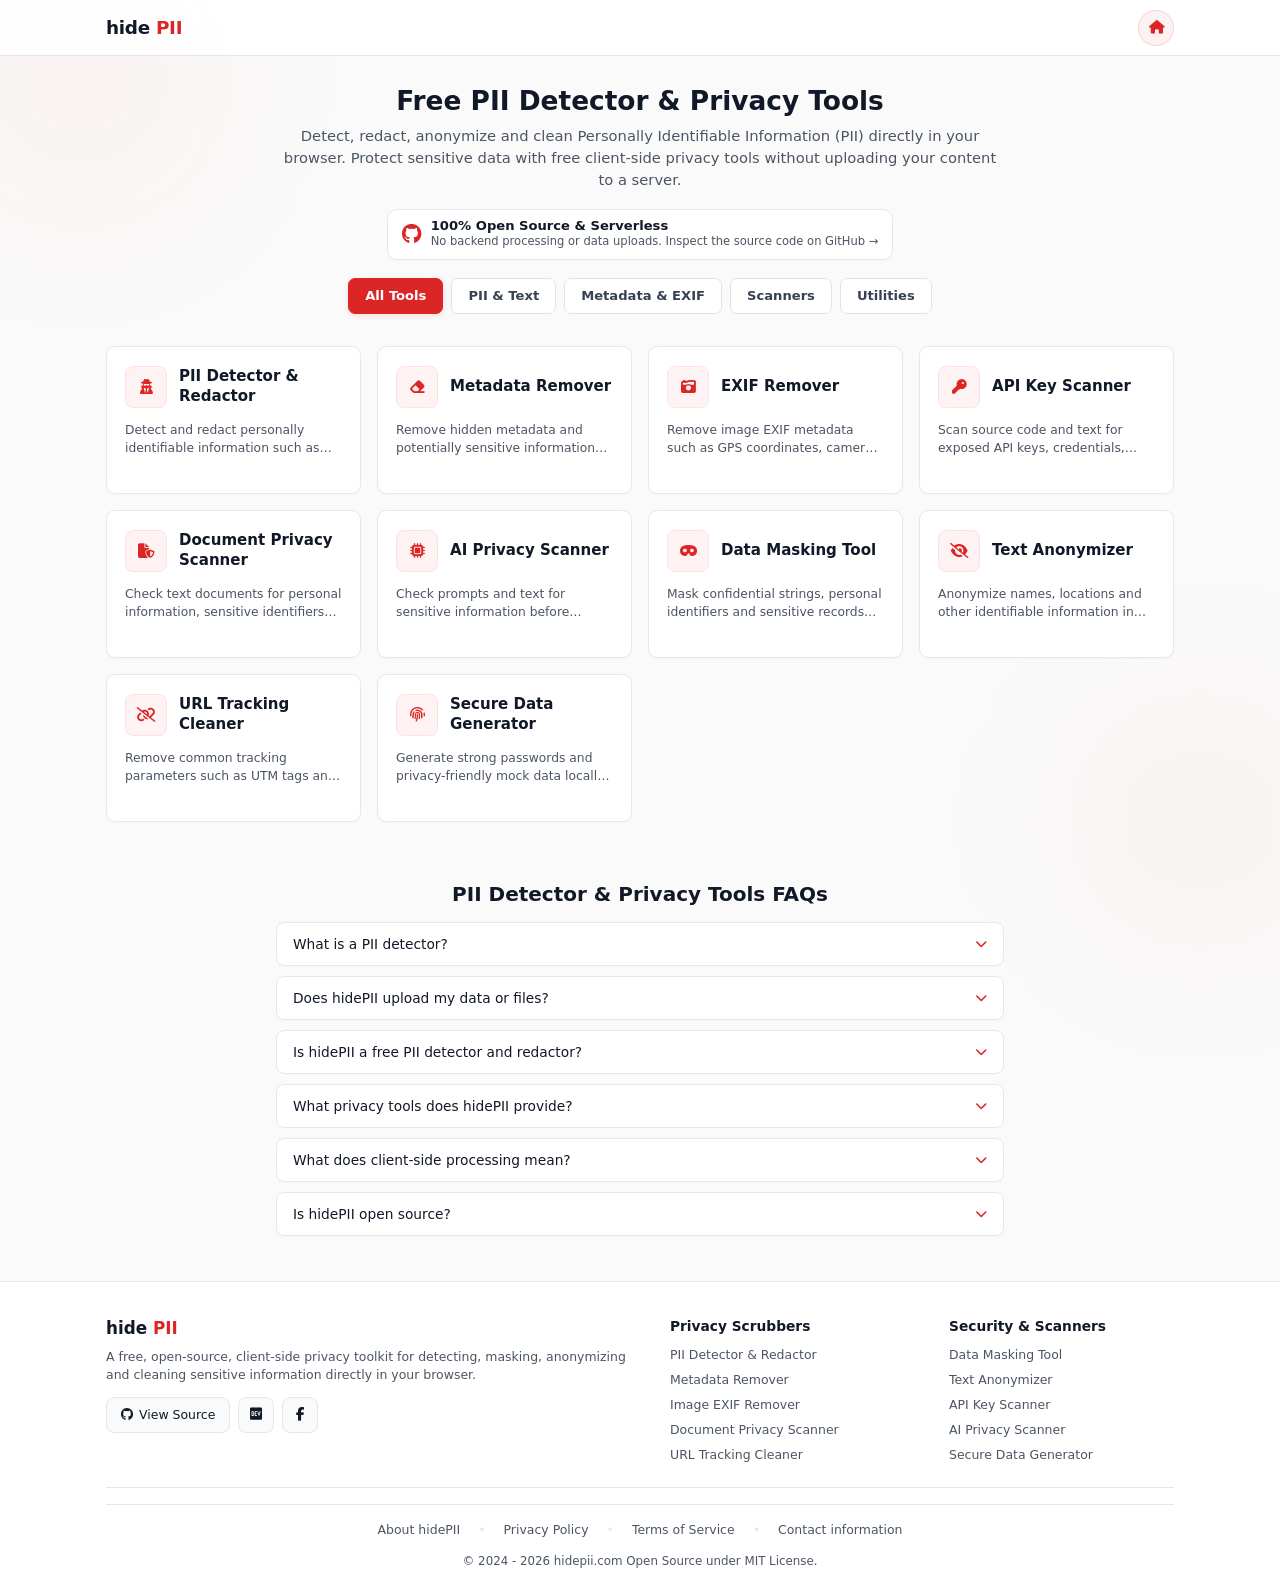
<file: index.html>
<!DOCTYPE html><html lang="en"><head>
    <meta charset="UTF-8">
    <meta name="viewport" content="width=device-width, initial-scale=1.0, viewport-fit=cover"><title>Free PII Detector & Redactor | Client-Side Privacy Tools | hidePII</title>

<meta name="description" content="Free online PII detector, PII redactor and privacy tools. Detect and mask personal data, remove EXIF metadata, scan API keys and clean tracking URLs directly in your browser. No uploads.">

<meta name="keywords" content="PII detector, PII redactor, free PII detector, online PII detector, PII removal tool, data masking tool, personal data anonymizer, privacy tools, client-side privacy tools, EXIF remover, metadata remover, API key scanner, secret scanner, URL tracking remover, UTM remover, AI privacy scanner">

<meta name="author" content="hidePII">

<meta name="robots" content="index, follow, max-image-preview:large, max-snippet:-1, max-video-preview:-1">
<meta name="googlebot" content="index, follow, max-image-preview:large, max-snippet:-1, max-video-preview:-1">

<link rel="canonical" href="https://hidepii.com/">

<meta name="theme-color" content="#ffffff">
<meta name="color-scheme" content="light">

<link rel="icon" href="/favicon.png">
<link rel="apple-touch-icon" href="/apple-touch-icon.png">

<!-- Open Graph -->
<meta property="og:type" content="website">
<meta property="og:url" content="https://hidepii.com/">
<meta property="og:title" content="Free PII Detector & Redactor | hidePII">
<meta property="og:description" content="Detect and redact personally identifiable information, remove metadata, scan secrets and clean tracking URLs directly in your browser. No data uploads.">
<meta property="og:image" content="https://hidepii.com/og-image.png">
<meta property="og:image:alt" content="hidePII free client-side privacy and security tools">
<meta property="og:site_name" content="hidePII">
<meta property="og:locale" content="en_US">

<!-- Twitter / X -->
<meta name="twitter:card" content="summary_large_image">
<meta name="twitter:title" content="Free PII Detector & Redactor | hidePII">
<meta name="twitter:description" content="Detect PII, redact personal data, remove EXIF metadata, scan API keys and clean tracking URLs directly in your browser.">
<meta name="twitter:image" content="https://hidepii.com/og-image.png">
<meta name="twitter:image:alt" content="hidePII privacy tools">

<link rel="preconnect" href="https://cdnjs.cloudflare.com" crossorigin>

<link rel="preload"
      href="https://cdnjs.cloudflare.com/ajax/libs/font-awesome/6.4.0/css/all.min.css"
      as="style">

<link rel="stylesheet"
      href="https://cdnjs.cloudflare.com/ajax/libs/font-awesome/6.4.0/css/all.min.css"
      media="print"
      onload="this.media='all'">

<noscript>
    <link rel="stylesheet"
          href="https://cdnjs.cloudflare.com/ajax/libs/font-awesome/6.4.0/css/all.min.css">
</noscript>

<link rel="stylesheet" href="style.css">

<!-- Structured Data -->
<script type="application/ld+json">
{
    "@context": "https://schema.org",
    "@graph": [
        {
            "@type": "WebSite",
            "@id": "https://hidepii.com/#website",
            "url": "https://hidepii.com/",
            "name": "hidePII",
            "description": "Free client-side privacy tools for detecting, redacting, anonymizing and cleaning sensitive information in the browser.",
            "inLanguage": "en"
        },
        {
            "@type": "WebPage",
            "@id": "https://hidepii.com/#webpage",
            "url": "https://hidepii.com/",
            "name": "Free PII Detector & Redactor | Client-Side Privacy Tools | hidePII",
            "description": "Free online PII detector, PII redactor and privacy tools that process sensitive data directly in the browser.",
            "isPartOf": {
                "@id": "https://hidepii.com/#website"
            },
            "about": [
                {
                    "@type": "Thing",
                    "name": "Personally Identifiable Information"
                },
                {
                    "@type": "Thing",
                    "name": "Data Privacy"
                },
                {
                    "@type": "Thing",
                    "name": "Online Security"
                }
            ],
            "inLanguage": "en"
        },
        {
            "@type": "SoftwareApplication",
            "@id": "https://hidepii.com/#application",
            "name": "hidePII",
            "url": "https://hidepii.com/",
            "applicationCategory": "SecurityApplication",
            "operatingSystem": "Web Browser",
            "browserRequirements": "Requires a modern web browser with JavaScript enabled.",
            "offers": {
                "@type": "Offer",
                "price": "0",
                "priceCurrency": "USD"
            },
            "description": "Free browser-based privacy toolkit for detecting and redacting PII, masking sensitive data, removing metadata, scanning API keys and cleaning tracking URLs."
        },
        {
            "@type": "ItemList",
            "@id": "https://hidepii.com/#tools",
            "name": "hidePII Privacy Tools",
            "itemListElement": [
                {
                    "@type": "ListItem",
                    "position": 1,
                    "name": "PII Detector & Redactor",
                    "url": "https://hidepii.com/pii-detector/"
                },
                {
                    "@type": "ListItem",
                    "position": 2,
                    "name": "Metadata Remover",
                    "url": "https://hidepii.com/metadata-remover/"
                },
                {
                    "@type": "ListItem",
                    "position": 3,
                    "name": "EXIF Remover",
                    "url": "https://hidepii.com/exif-remover/"
                },
                {
                    "@type": "ListItem",
                    "position": 4,
                    "name": "API Key Scanner",
                    "url": "https://hidepii.com/api-key-scanner/"
                },
                {
                    "@type": "ListItem",
                    "position": 5,
                    "name": "Document Privacy Scanner",
                    "url": "https://hidepii.com/document-privacy-scanner/"
                },
                {
                    "@type": "ListItem",
                    "position": 6,
                    "name": "AI Privacy Scanner",
                    "url": "https://hidepii.com/ai-privacy-scanner/"
                },
                {
                    "@type": "ListItem",
                    "position": 7,
                    "name": "Data Masking Tool",
                    "url": "https://hidepii.com/data-masking-tool/"
                },
                {
                    "@type": "ListItem",
                    "position": 8,
                    "name": "Text Anonymizer",
                    "url": "https://hidepii.com/text-anonymizer/"
                },
                {
                    "@type": "ListItem",
                    "position": 9,
                    "name": "URL Tracking Cleaner",
                    "url": "https://hidepii.com/url-tracking-cleaner/"
                },
                {
                    "@type": "ListItem",
                    "position": 10,
                    "name": "Secure Data Generator",
                    "url": "https://hidepii.com/secure-generator/"
                }
            ]
        },
        {
            "@type": "FAQPage",
            "@id": "https://hidepii.com/#faq",
            "mainEntity": [
                {
                    "@type": "Question",
                    "name": "What is a PII detector?",
                    "acceptedAnswer": {
                        "@type": "Answer",
                        "text": "A PII detector identifies personally identifiable information such as email addresses, phone numbers, IP addresses and other sensitive identifiers in text or supported data. hidePII provides a browser-based PII detector and redactor that processes supported data locally."
                    }
                },
                {
                    "@type": "Question",
                    "name": "Does hidePII upload my data or files?",
                    "acceptedAnswer": {
                        "@type": "Answer",
                        "text": "No. hidePII is designed for client-side processing. Supported text and files are processed directly in your web browser rather than being uploaded to a hidePII server."
                    }
                },
                {
                    "@type": "Question",
                    "name": "Is hidePII a free PII detector and redactor?",
                    "acceptedAnswer": {
                        "@type": "Answer",
                        "text": "Yes. hidePII provides free browser-based privacy and security tools, including PII detection and redaction, data masking, text anonymization, metadata cleaning, EXIF removal and security scanning."
                    }
                },
                {
                    "@type": "Question",
                    "name": "What privacy tools does hidePII provide?",
                    "acceptedAnswer": {
                        "@type": "Answer",
                        "text": "hidePII provides tools for detecting and redacting PII, removing image EXIF and metadata, scanning API keys and secrets, anonymizing text, masking sensitive data, cleaning tracking parameters from URLs and checking text before sharing it with AI services."
                    }
                },
                {
                    "@type": "Question",
                    "name": "What does client-side processing mean?",
                    "acceptedAnswer": {
                        "@type": "Answer",
                        "text": "Client-side processing means that supported data is processed by your own web browser instead of being sent to a remote application server. This architecture can reduce unnecessary data exposure because the data can remain on your device during processing."
                    }
                },
                {
                    "@type": "Question",
                    "name": "Is hidePII open source?",
                    "acceptedAnswer": {
                        "@type": "Answer",
                        "text": "Yes. hidePII publishes its source code on GitHub so users can inspect the implementation and understand how its browser-based privacy tools work."
                    }
                }
            ]
        }
    ]
}
</script>

</head><body><div class="glow-orb orb-1" aria-hidden="true"></div>
<div class="glow-orb orb-2" aria-hidden="true"></div><header class="app-header"><div class="nav-container">

    <a href="/" class="brand-name" aria-label="hidePII Home">
        hide <span class="highlight">PII</span>
    </a>

    <a href="/about/"
       id="nav-action-btn"
       class="about-btn"
       aria-label="About hidePII">

        <i class="fa-solid fa-info" aria-hidden="true"></i>

    </a>

</div>

</header><section class="hero-section"><h1>Free PII Detector & Privacy Tools</h1>

<p>
    Detect, redact, anonymize and clean Personally Identifiable Information (PII)
    directly in your browser. Protect sensitive data with free client-side privacy
    tools without uploading your content to a server.
</p>

<a href="https://github.com/hidepii"
   target="_blank"
   class="opensource-trust-banner"
   rel="noopener noreferrer"
   aria-label="View hidePII open source code on GitHub">

    <div class="trust-icon" aria-hidden="true">
        <i class="fa-brands fa-github"></i>
    </div>

    <div class="trust-text">

        <span>100% Open Source & Serverless</span>

        <p>
            No backend processing or data uploads.
            Inspect the source code on GitHub &rarr;
        </p>

    </div>

</a>

<div class="category-filters"
     id="categoryFilters"
     role="region"
     aria-label="Privacy tool categories">

    <button class="filter-pill active"
            data-category="all"
            type="button">

        All Tools

    </button>

    <button class="filter-pill"
            data-category="pii"
            type="button">

        PII & Text

    </button>

    <button class="filter-pill"
            data-category="metadata"
            type="button">

        Metadata & EXIF

    </button>

    <button class="filter-pill"
            data-category="scanner"
            type="button">

        Scanners

    </button>

    <button class="filter-pill"
            data-category="utilities"
            type="button">

        Utilities

    </button>

</div>

</section><main class="main-container"><h2 style="position: absolute; width: 1px; height: 1px; padding: 0; margin: -1px; overflow: hidden; clip: rect(0,0,0,0); white-space: nowrap; border: 0;">
    Free Online Privacy and Security Tools
</h2>

<div class="tools-grid" id="toolsGrid">

    <a class="tool-card"
       data-category="pii"
       data-url="/pii-detector/"
       href="/pii-detector/"
       aria-label="Open PII Detector and Redactor">

        <div class="card-header-flex">

            <div class="card-icon" aria-hidden="true">
                <i class="fa-solid fa-user-secret"></i>
            </div>

            <h3>PII Detector & Redactor</h3>

        </div>

        <p>
            Detect and redact personally identifiable information such as
            email addresses, phone numbers, IP addresses and other sensitive
            identifiers directly in your browser.
        </p>

    </a>

    <a class="tool-card"
       data-category="metadata"
       data-url="/metadata-remover/"
       href="/metadata-remover/"
       aria-label="Open Metadata Remover">

        <div class="card-header-flex">

            <div class="card-icon" aria-hidden="true">
                <i class="fa-solid fa-eraser"></i>
            </div>

            <h3>Metadata Remover</h3>

        </div>

        <p>
            Remove hidden metadata and potentially sensitive information
            from supported files locally without uploading your data.
        </p>

    </a>

    <a class="tool-card"
       data-category="metadata"
       data-url="/exif-remover/"
       href="/exif-remover/"
       aria-label="Open Image EXIF Remover">

        <div class="card-header-flex">

            <div class="card-icon" aria-hidden="true">
                <i class="fa-solid fa-camera-retro"></i>
            </div>

            <h3>EXIF Remover</h3>

        </div>

        <p>
            Remove image EXIF metadata such as GPS coordinates, camera
            information and timestamps directly in your browser.
        </p>

    </a>

    <a class="tool-card"
       data-category="scanner"
       data-url="/api-key-scanner/"
       href="/api-key-scanner/"
       aria-label="Open API Key Scanner">

        <div class="card-header-flex">

            <div class="card-icon" aria-hidden="true">
                <i class="fa-solid fa-key"></i>
            </div>

            <h3>API Key Scanner</h3>

        </div>

        <p>
            Scan source code and text for exposed API keys, credentials,
            secrets and confidential tokens before sharing or publishing them.
        </p>

    </a>

    <a class="tool-card"
       data-category="scanner"
       data-url="/document-privacy-scanner/"
       href="/document-privacy-scanner/"
       aria-label="Open Document Privacy Scanner">

        <div class="card-header-flex">

            <div class="card-icon" aria-hidden="true">
                <i class="fa-solid fa-file-shield"></i>
            </div>

            <h3>Document Privacy Scanner</h3>

        </div>

        <p>
            Check text documents for personal information, sensitive
            identifiers and common privacy leakage risks before sharing.
        </p>

    </a>

    <a class="tool-card"
       data-category="scanner"
       data-url="/ai-privacy-scanner/"
       href="/ai-privacy-scanner/"
       aria-label="Open AI Privacy Scanner">

        <div class="card-header-flex">

            <div class="card-icon" aria-hidden="true">
                <i class="fa-solid fa-microchip"></i>
            </div>

            <h3>AI Privacy Scanner</h3>

        </div>

        <p>
            Check prompts and text for sensitive information before
            sharing private or confidential data with external AI services.
        </p>

    </a>

    <a class="tool-card"
       data-category="pii"
       data-url="/data-masking-tool/"
       href="/data-masking-tool/"
       aria-label="Open Data Masking Tool">

        <div class="card-header-flex">

            <div class="card-icon" aria-hidden="true">
                <i class="fa-solid fa-mask"></i>
            </div>

            <h3>Data Masking Tool</h3>

        </div>

        <p>
            Mask confidential strings, personal identifiers and sensitive
            records using flexible custom masking patterns.
        </p>

    </a>

    <a class="tool-card"
       data-category="pii"
       data-url="/text-anonymizer/"
       href="/text-anonymizer/"
       aria-label="Open Text Anonymizer">

        <div class="card-header-flex">

            <div class="card-icon" aria-hidden="true">
                <i class="fa-solid fa-eye-slash"></i>
            </div>

            <h3>Text Anonymizer</h3>

        </div>

        <p>
            Anonymize names, locations and other identifiable information
            in text directly in your browser without sending the content
            to a remote server.
        </p>

    </a>

    <a class="tool-card"
       data-category="utilities"
       data-url="/url-tracking-cleaner/"
       href="/url-tracking-cleaner/"
       aria-label="Open URL Tracking Cleaner">

        <div class="card-header-flex">

            <div class="card-icon" aria-hidden="true">
                <i class="fa-solid fa-link-slash"></i>
            </div>

            <h3>URL Tracking Cleaner</h3>

        </div>

        <p>
            Remove common tracking parameters such as UTM tags and other
            unnecessary tracking data from URLs before sharing them.
        </p>

    </a>

    <a class="tool-card"
       data-category="utilities"
       data-url="/secure-generator/"
       href="/secure-generator/"
       aria-label="Open Secure Data Generator">

        <div class="card-header-flex">

            <div class="card-icon" aria-hidden="true">
                <i class="fa-solid fa-fingerprint"></i>
            </div>

            <h3>Secure Data Generator</h3>

        </div>

        <p>
            Generate strong passwords and privacy-friendly mock data
            locally using your web browser.
        </p>

    </a>

</div>

</main><section class="faq-section" aria-labelledby="faq-heading"><div class="faq-container">

    <h2 id="faq-heading">PII Detector & Privacy Tools FAQs</h2>

    <div class="faq-item">

        <button class="faq-question"
                type="button"
                aria-expanded="false">

            <span>What is a PII detector?</span>

            <i class="fa-solid fa-chevron-down"
               aria-hidden="true"></i>

        </button>

        <div class="faq-answer">

            <div>

                <p>
                    A PII detector identifies personally identifiable information
                    such as email addresses, phone numbers, IP addresses and other
                    sensitive identifiers in text or supported data.
                    <strong>hidePII</strong> provides a browser-based PII detector
                    and redactor that processes supported data locally.
                </p>

            </div>

        </div>

    </div>

    <div class="faq-item">

        <button class="faq-question"
                type="button"
                aria-expanded="false">

            <span>Does hidePII upload my data or files?</span>

            <i class="fa-solid fa-chevron-down"
               aria-hidden="true"></i>

        </button>

        <div class="faq-answer">

            <div>

                <p>
                    No. hidePII is designed for client-side processing.
                    Supported text and files are processed directly in your
                    web browser rather than being uploaded to a hidePII server.
                </p>

            </div>

        </div>

    </div>

    <div class="faq-item">

        <button class="faq-question"
                type="button"
                aria-expanded="false">

            <span>Is hidePII a free PII detector and redactor?</span>

            <i class="fa-solid fa-chevron-down"
               aria-hidden="true"></i>

        </button>

        <div class="faq-answer">

            <div>

                <p>
                    Yes. hidePII provides free browser-based privacy and security
                    tools, including PII detection and redaction, data masking,
                    text anonymization, metadata cleaning, EXIF removal and
                    security scanning.
                </p>

            </div>

        </div>

    </div>

    <div class="faq-item">

        <button class="faq-question"
                type="button"
                aria-expanded="false">

            <span>What privacy tools does hidePII provide?</span>

            <i class="fa-solid fa-chevron-down"
               aria-hidden="true"></i>

        </button>

        <div class="faq-answer">

            <div>

                <p>
                    hidePII provides tools for detecting and redacting PII,
                    removing image EXIF and metadata, scanning API keys and
                    secrets, anonymizing text, masking sensitive data,
                    cleaning tracking parameters from URLs and checking text
                    before sharing it with AI services.
                </p>

            </div>

        </div>

    </div>

    <div class="faq-item">

        <button class="faq-question"
                type="button"
                aria-expanded="false">

            <span>What does client-side processing mean?</span>

            <i class="fa-solid fa-chevron-down"
               aria-hidden="true"></i>

        </button>

        <div class="faq-answer">

            <div>

                <p>
                    Client-side processing means that supported data is processed
                    by your own web browser instead of being sent to a remote
                    application server. This architecture can reduce unnecessary
                    data exposure because the data can remain on your device
                    during processing.
                </p>

            </div>

        </div>

    </div>

    <div class="faq-item">

        <button class="faq-question"
                type="button"
                aria-expanded="false">

            <span>Is hidePII open source?</span>

            <i class="fa-solid fa-chevron-down"
               aria-hidden="true"></i>

        </button>

        <div class="faq-answer">

            <div>

                <p>
                    Yes. hidePII publishes its source code on GitHub so users
                    can inspect the implementation and understand how its
                    browser-based privacy tools work.
                </p>

            </div>

        </div>

    </div>

</div>

</section><footer class="app-footer"><div class="footer-wrapper">

    <div class="footer-container">

        <div class="footer-col brand-col">

            <h3>hide <span class="highlight">PII</span></h3>

            <p>
                A free, open-source, client-side privacy toolkit for detecting,
                masking, anonymizing and cleaning sensitive information directly
                in your browser.
            </p>

            <div class="footer-social-links">

                <a href="https://github.com/hidepii"
                   target="_blank"
                   class="social-btn github-btn"
                   rel="noopener noreferrer"
                   aria-label="View hidePII source code on GitHub">

                    <i class="fa-brands fa-github"
                       aria-hidden="true"></i>

                    <span>View Source</span>

                </a>

                <a href="https://dev.to/hidepii"
                   target="_blank"
                   class="social-btn"
                   rel="noopener noreferrer"
                   aria-label="hidePII on Dev.to">

                    <i class="fa-brands fa-dev"
                       aria-hidden="true"></i>

                </a>

                <a href="https://facebook.com/hidepii"
                   target="_blank"
                   class="social-btn"
                   rel="noopener noreferrer"
                   aria-label="hidePII on Facebook">

                    <i class="fa-brands fa-facebook-f"
                       aria-hidden="true"></i>

                </a>

            </div>

        </div>

        <div class="footer-tools-wrapper">

            <div class="footer-col tools-category">

                <h4>Privacy Scrubbers</h4>

                <ul class="footer-tools-list">

                    <li>
                        <a href="/pii-detector/">PII Detector & Redactor</a>
                    </li>

                    <li>
                        <a href="/metadata-remover/">Metadata Remover</a>
                    </li>

                    <li>
                        <a href="/exif-remover/">Image EXIF Remover</a>
                    </li>

                    <li>
                        <a href="/document-privacy-scanner/">Document Privacy Scanner</a>
                    </li>

                    <li>
                        <a href="/url-tracking-cleaner/">URL Tracking Cleaner</a>
                    </li>

                </ul>

            </div>

            <div class="footer-col tools-category">

                <h4>Security & Scanners</h4>

                <ul class="footer-tools-list">

                    <li>
                        <a href="/data-masking-tool/">Data Masking Tool</a>
                    </li>

                    <li>
                        <a href="/text-anonymizer/">Text Anonymizer</a>
                    </li>

                    <li>
                        <a href="/api-key-scanner/">API Key Scanner</a>
                    </li>

                    <li>
                        <a href="/ai-privacy-scanner/">AI Privacy Scanner</a>
                    </li>

                    <li>
                        <a href="/secure-generator/">Secure Data Generator</a>
                    </li>

                </ul>

            </div>

        </div>

    </div>

    <div class="footer-links-bar">

        <div class="footer-links-container">

            <a href="/about/">About hidePII</a>

            <span aria-hidden="true">&bull;</span>

            <a href="/privacy/">Privacy Policy</a>

            <span aria-hidden="true">&bull;</span>

            <a href="/terms/">Terms of Service</a>

            <span aria-hidden="true">&bull;</span>

            <a href="/contact/">Contact information</a>

        </div>

    </div>

    <div class="footer-bottom">

        <p>
            &copy; <span id="current-year">2026</span>
            hidepii.com Open Source under MIT License.
        </p>

    </div>

</div>

</footer><script src="script.js" defer></script></body>
</html>
</file>
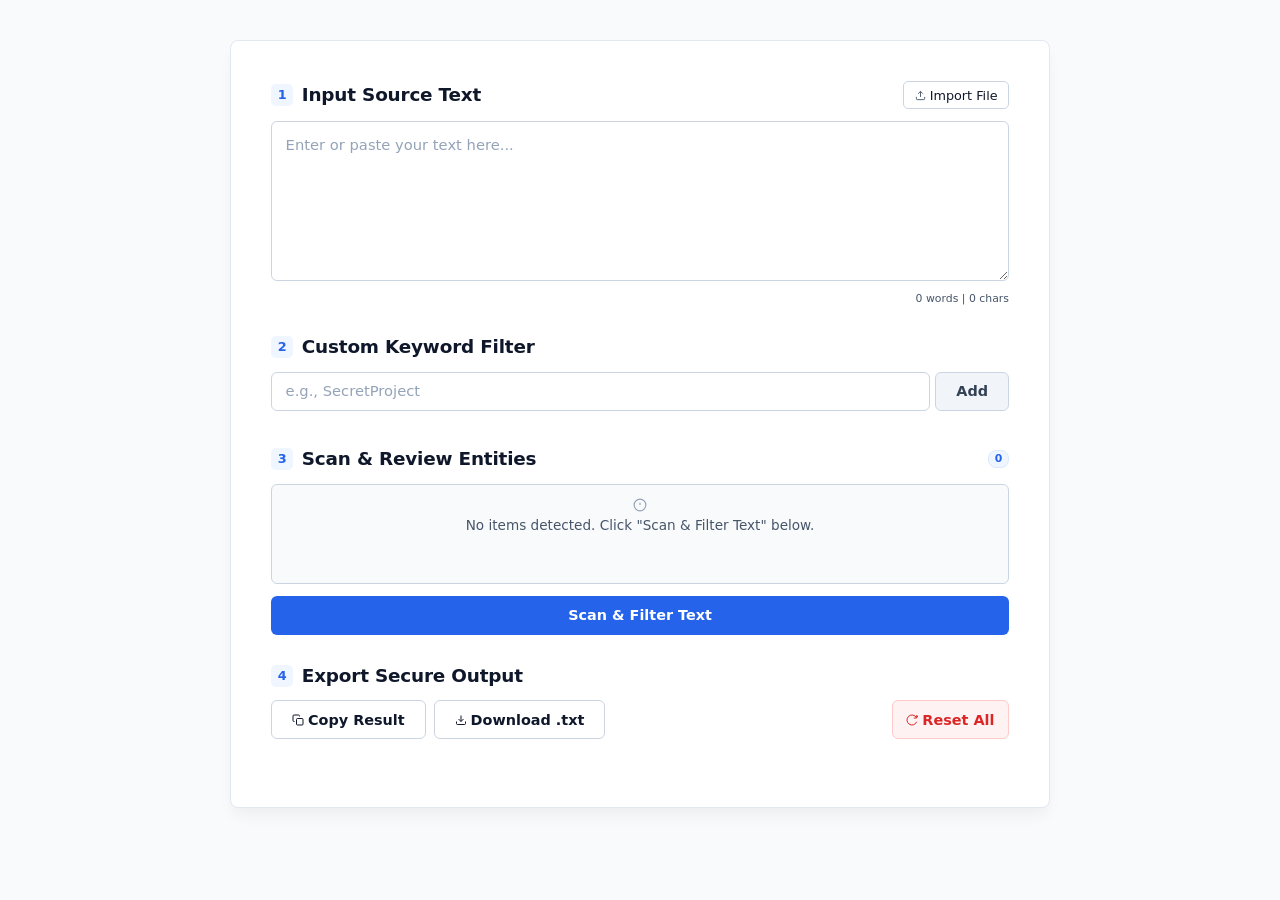
<file: pii-detector/index.html>
<!DOCTYPE html>
<html lang="en">
<head>
    <meta charset="UTF-8">
    <meta name="viewport" content="width=device-width, initial-scale=1.0">
    <title>Professional PII Detector & Redactor</title>
    <link rel="stylesheet" href="style.css">
</head>
<body>

    <div class="app-container">
        <div class="step-flow-container">
            
            <!-- STEP 1: Input Source Text -->
            <div class="step-block">
                <div class="step-body">
                    <div class="step-title-row">
                        <h2><span class="step-num">1</span>Input Source Text</h2>
                        <button type="button" class="import-btn" id="upload-trigger">
                            <svg viewBox="0 0 24 24" fill="none" stroke="currentColor" stroke-width="2">
                                <path d="M21 15v4a2 2 0 0 1-2 2H5a2 2 0 0 1-2-2v-4M17 8l-5-5-5 5M12 3v12"/>
                            </svg>
                            Import File
                        </button>
                        <input type="file" id="hidden-file-input" accept=".txt" style="display: none;">
                    </div>
                    
                    <textarea id="text-input" placeholder="Enter or paste your text here..."></textarea>
                    <div class="textarea-counter"><span id="word-char-count">0 words | 0 chars</span></div>
                </div>
            </div>

            <!-- STEP 2: Custom Keyword Filter -->
            <div class="step-block">
                <div class="step-body">
                    <h2 class="standalone-title"><span class="step-num">2</span>Custom Keyword Filter</h2>
                    <div class="keyword-input-row">
                        <input type="text" id="custom-keyword-input" placeholder="e.g., SecretProject">
                        <button type="button" id="add-keyword-btn" class="btn-inline-add">Add</button>
                    </div>
                    <div class="tags-container" id="custom-tags-container"></div>
                </div>
            </div>

            <!-- STEP 3: Detected PII Items -->
            <div class="step-block">
                <div class="step-body">
                    <div class="report-header">
                        <h2><span class="step-num">3</span>Scan & Review Entities</h2>
                        <span class="badge" id="detected-count">0</span>
                    </div>
                    
                    <div class="detected-display-box" id="detected-items-container">
                        <div class="empty-placeholder" id="empty-state-msg">
                            <svg viewBox="0 0 24 24" fill="none" stroke="currentColor" stroke-width="2">
                                <circle cx="12" cy="12" r="10"></circle>
                                <line x1="12" y1="8" x2="12" y2="12"></line>
                                <line x1="12" y1="16" x2="12.01" y2="16"></line>
                            </svg>
                            <span>No items detected. Click "Scan & Filter Text" below.</span>
                        </div>
                    </div>

                    <button type="button" id="scan-btn" class="btn btn-primary btn-full">Scan & Filter Text</button>
                </div>
            </div>

            <!-- STEP 4: Actions -->
            <div class="step-block">
                <div class="step-body">
                    <h2 class="standalone-title"><span class="step-num">4</span>Export Secure Output</h2>
                    <div class="actions-row">
                        <button type="button" id="copy-btn" class="btn btn-secondary">
                            <svg viewBox="0 0 24 24" fill="none" stroke="currentColor" stroke-width="2" class="btn-icon"><rect x="9" y="9" width="13" height="13" rx="2" ry="2"></rect><path d="M5 15H4a2 2 0 0 1-2-2V4a2 2 0 0 1 2-2h9a2 2 0 0 1 2 2v1"></path></svg>
                            Copy Result
                        </button>
                        <button type="button" id="download-btn" class="btn btn-secondary">
                            <svg viewBox="0 0 24 24" fill="none" stroke="currentColor" stroke-width="2" class="btn-icon"><path d="M21 15v4a2 2 0 0 1-2 2H5a2 2 0 0 1-2-2v-4M7 10l5 5 5-5M12 15V3"/></svg>
                            Download .txt
                        </button>
                        <button type="button" id="reset-btn" class="btn btn-danger">
                            <svg viewBox="0 0 24 24" fill="none" stroke="currentColor" stroke-width="2" class="btn-icon"><path d="M21.5 2v6h-6M21.34 15.57a10 10 0 1 1-.57-8.38l5.67-5.67"/></svg>
                            Reset All
                        </button>
                    </div>
                </div>
            </div>

        </div>
    </div>

    <script src="custom_filter.js"></script>
    <script src="pii_detector.js"></script>
    <script src="action.js"></script>
    <script src="app.js"></script>
</body>
</html>
</file>
<file: pii-detector/style.css>
:root {
    --primary: #2563eb;
    --primary-hover: #1d4ed8;
    --primary-light: #eff6ff;
    --text-main: #0f172a;
    --text-muted: #475569;
    --border-color: #cbd5e1;
    --border-focus: #3b82f6;
    --bg-page: #f8fafc;
    --bg-card: #ffffff;
    
    --danger: #dc2626;
    --danger-hover: #b91c1c;
    --danger-light: #fef2f2;

    --email-bg: #f0fdf4;  --email-txt: #166534;  --email-brd: #bbf7d0;
    --phone-bg: #f0f9ff;  --phone-txt: #075985;  --phone-brd: #bae6fd;
    --ip-bg: #fff5f5;     --ip-txt: #991b1b;     --ip-brd: #fee2e2;
    --custom-bg: #fffbeb; --custom-txt: #92400e; --custom-brd: #fde68a;

    --transition-smooth: all 0.2s cubic-bezier(0.4, 0, 0.2, 1);
}

* {
    box-sizing: border-box;
    margin: 0;
    padding: 0;
    font-family: Inter, system-ui, -apple-system, sans-serif;
}

/* ==========================================================================
   1. MOBILE OPTIMIZED VIEW (DEFAULT)
   ========================================================================== */
body {
    background-color: var(--bg-page);
    color: var(--text-main);
    padding: 0.5rem;
    line-height: 1.4;
    display: flex;
    justify-content: center;
    -webkit-font-smoothing: antialiased;
}

.app-container {
    width: 100%;
    max-width: 100%;
    background-color: var(--bg-card);
    padding: 0.85rem; 
    border-radius: 8px;
    box-shadow: 0 1px 3px 0 rgba(0, 0, 0, 0.05);
}

.step-flow-container {
    display: flex;
    flex-direction: column;
}

.step-block {
    margin-bottom: 1.25rem; 
}

.step-body {
    width: 100%;
}

/* সেকশন হেডার যেখানে ২টি আলাদা চাইল্ড এলিমেন্ট আছে (Title + Button/Badge) */
.step-title-row, 
.report-header {
    display: flex;
    justify-content: space-between;
    align-items: center;
    margin-bottom: 0.65rem; 
    gap: 0.5rem;
}

/* সব হেডিংয়ের জন্য স্ট্যান্ডার্ড লেফট-আলাইনড বেস স্টাইল (ফিক্সড টাইটেল স্প্লিট বাগ) */
h2 {
    display: inline-flex;
    align-items: center;
    justify-content: flex-start;
    font-size: 0.9rem; /* মোবাইলের জন্য ক্লিয়ার ও রিডেবল সাইজ */
    font-weight: 600;
    color: var(--text-main);
    letter-spacing: -0.01em;
    margin-bottom: 0.65rem; /* বক্স ও টাইটেলের সমান দূরত্ব নিশ্চিত করে */
}

/* যেখানে টাইটেল ছাড়া অন্য এলিমেন্ট নেই, সেখানে ওভাররাইড মার্জিন হ্যান্ডলিং */
.step-title-row h2,
.report-header h2 {
    margin-bottom: 0; 
}

.step-num {
    display: inline-flex;
    align-items: center;
    justify-content: center;
    width: 18px;
    height: 18px;
    background-color: var(--primary-light);
    color: var(--primary);
    border-radius: 4px;
    font-size: 0.72rem;
    font-weight: 700;
    margin-right: 0.45rem;
    flex-shrink: 0;
}

.import-btn {
    background: #ffffff;
    border: 1px solid var(--border-color);
    color: var(--text-main);
    font-size: 0.72rem;
    font-weight: 500;
    cursor: pointer;
    display: inline-flex;
    align-items: center;
    gap: 0.25rem;
    padding: 0.25rem 0.45rem;
    border-radius: 5px;
    transition: var(--transition-smooth);
    white-space: nowrap;
    flex-shrink: 0;
}

.import-btn:hover {
    background-color: var(--bg-page);
}

.import-btn svg {
    width: 11px;
    height: 11px;
    color: var(--text-muted);
    flex-shrink: 0;
}

textarea {
    width: 100%;
    height: 145px; 
    padding: 0.65rem; 
    border: 1px solid var(--border-color);
    border-radius: 6px;
    font-size: 0.85rem; /* মোবাইল ফ্রেন্ডলি ইনপুট সাইজ */
    outline: none;
    resize: vertical;
    color: var(--text-main);
    transition: var(--transition-smooth);
}

textarea::placeholder {
    color: #94a3b8;
    font-size: 0.82rem;
}

textarea:focus {
    border-color: var(--border-focus);
    box-shadow: 0 0 0 3px rgba(37, 99, 235, 0.08);
}

textarea::-webkit-scrollbar, .detected-display-box::-webkit-scrollbar {
    width: 4px;
    height: 4px;
}
textarea::-webkit-scrollbar-thumb, .detected-display-box::-webkit-scrollbar-thumb {
    background-color: #cbd5e1;
    border-radius: 2px;
}

.textarea-counter {
    text-align: right;
    font-size: 0.68rem;
    color: var(--text-muted);
    margin-top: 0.2rem;
}

.keyword-input-row {
    display: flex;
    gap: 0.35rem;
    margin-bottom: 0.45rem;
}

.keyword-input-row input {
    flex: 1;
    padding: 0.5rem 0.65rem; 
    border: 1px solid var(--border-color);
    border-radius: 6px;
    font-size: 0.85rem;
    outline: none;
    transition: var(--transition-smooth);
}

.keyword-input-row input::placeholder {
    color: #94a3b8;
    font-size: 0.82rem;
}

.keyword-input-row input:focus {
    border-color: var(--border-focus);
    box-shadow: 0 0 0 3px rgba(37, 99, 235, 0.08);
}

.btn-inline-add {
    padding: 0 0.85rem;
    background-color: #f1f5f9;
    color: #334155;
    border: 1px solid var(--border-color);
    border-radius: 6px;
    font-size: 0.82rem;
    font-weight: 600;
    cursor: pointer;
    transition: var(--transition-smooth);
    white-space: nowrap;
    flex-shrink: 0;
}

.btn-inline-add:hover {
    background-color: #e2e8f0;
    color: var(--text-main);
}

.tags-container {
    display: flex;
    flex-wrap: wrap;
    gap: 0.3rem;
}

.tag {
    background: #f1f5f9;
    padding: 0.2rem 0.45rem;
    border-radius: 4px;
    font-size: 0.72rem;
    font-weight: 500;
    display: inline-flex;
    align-items: center;
    gap: 0.2rem;
    border: 1px solid #e2e8f0;
}

.tag button {
    background: none;
    border: none;
    color: var(--text-muted);
    cursor: pointer;
    font-size: 0.8rem;
}

.badge {
    background: var(--primary-light);
    color: var(--primary);
    padding: 0.05rem 0.35rem;
    border-radius: 8px;
    font-size: 0.68rem;
    font-weight: 700;
    border: 1px solid #dbeafe;
}

.detected-display-box {
    display: flex;
    flex-wrap: wrap;
    gap: 0.35rem;
    min-height: 65px; 
    max-height: 120px;
    border: 1px solid var(--border-color);
    border-radius: 6px;
    padding: 0.5rem; 
    background-color: #f8fafc;
    margin-bottom: 0.55rem;
    align-content: flex-start;
    overflow-y: auto;
}

.empty-placeholder {
    width: 100%;
    color: var(--text-muted);
    display: flex;
    flex-direction: column;
    align-items: center;
    justify-content: center;
    gap: 0.25rem;
    font-size: 0.72rem;
    text-align: center;
}

.empty-placeholder svg {
    width: 14px;
    height: 14px;
    stroke: #94a3b8;
}

.pii-pill {
    display: inline-flex;
    align-items: center;
    gap: 0.35rem;
    padding-left: 0.45rem;
    padding-right: 0.1rem;
    height: 24px;
    border-radius: 4px;
    background: #ffffff;
    box-shadow: 0 1px 2px 0 rgba(0, 0, 0, 0.02);
}

.type-tag {
    font-size: 0.55rem;
    font-weight: 700;
    text-transform: uppercase;
    padding: 0.01rem 0.12rem;
    border-radius: 2px;
}

.pii-pill:has(.type-email) { border: 1px solid var(--email-brd); background: var(--email-bg); }
.pii-pill:has(.type-phone) { border: 1px solid var(--phone-brd); background: var(--phone-bg); }
.pii-pill:has(.type-ip) { border: 1px solid var(--ip-brd); background: var(--ip-bg); }
.pii-pill:has(.type-custom) { border: 1px solid var(--custom-brd); background: var(--custom-bg); }

.type-email { color: var(--email-txt); background: rgba(22, 101, 52, 0.05); }
.type-phone { color: var(--phone-txt); background: rgba(7, 89, 133, 0.05); }
.type-ip { color: var(--ip-txt); background: rgba(153, 27, 27, 0.05); }
.type-custom { color: var(--custom-txt); background: rgba(146, 64, 14, 0.05); }

.pill-value {
    font-size: 0.75rem;
    font-weight: 500;
    white-space: nowrap;
    max-width: 90px;
    overflow: hidden;
    text-overflow: ellipsis;
}

.pill-close {
    background: none;
    border: none;
    cursor: pointer;
    color: var(--danger);
    font-size: 1.1rem;
    font-weight: 700;
    display: inline-flex;
    align-items: center;
    justify-content: center;
    padding: 0 0.25rem;
    min-width: 20px;
    height: 100%;
    border-radius: 0 2px 2px 0;
    transition: var(--transition-smooth);
}

.pill-close:hover {
    color: var(--danger-hover);
    background-color: rgba(220, 38, 38, 0.05);
}

.btn {
    padding: 0.55rem 0.45rem; 
    border: 1px solid transparent;
    border-radius: 6px;
    font-weight: 600;
    font-size: 0.78rem; 
    cursor: pointer;
    display: inline-flex;
    align-items: center;
    justify-content: center;
    gap: 0.25rem;
    transition: var(--transition-smooth);
    white-space: nowrap; 
}

.btn-icon {
    width: 12px;
    height: 12px;
    flex-shrink: 0;
}

.btn-primary { background-color: var(--primary); color: white; font-size: 0.85rem; padding: 0.6rem 0.85rem; }
.btn-primary:hover { background-color: var(--primary-hover); }
.btn-secondary { background: #ffffff; color: var(--text-main); border-color: var(--border-color); width: 100%; }
.btn-secondary:hover { background-color: var(--bg-page); }
.btn-danger { background: var(--danger-light); color: var(--danger); border-color: #fecaca; width: 100%; font-size: 0.85rem; }
.btn-danger:hover { background-color: var(--danger); color: white; }

.btn-full {
    width: 100%;
}

.actions-row {
    display: grid;
    grid-template-columns: 1fr 1fr;
    gap: 0.4rem;
}

#reset-btn {
    grid-column: span 2;
    padding: 0.6rem 0.85rem;
}


/* ==========================================================================
   2. DESKTOP VIEW
   ========================================================================== */
@media (min-width: 768px) {
    body {
        padding: 2.5rem 1.5rem;
    }

    .app-container {
        max-width: 820px;
        padding: 2.5rem;
        border: 1px solid #e2e8f0;
        box-shadow: 0 10px 15px -3px rgba(0, 0, 0, 0.05);
    }

    .step-block {
        margin-bottom: 1.75rem;
    }

    .step-title-row, 
    .report-header {
        margin-bottom: 0.75rem;
    }

    h2 {
        font-size: 1.15rem;
        margin-bottom: 0.75rem;
    }
    
    .step-title-row h2,
    .report-header h2 {
        margin-bottom: 0; 
    }

    .step-num {
        width: 22px;
        height: 22px;
        font-size: 0.8rem;
        margin-right: 0.55rem;
        border-radius: 5px;
    }

    .import-btn {
        font-size: 0.8rem;
        padding: 0.35rem 0.65rem;
    }

    textarea {
        height: 160px;
        font-size: 0.95rem;
        padding: 0.85rem;
    }
    
    textarea::placeholder {
        font-size: 0.92rem;
    }

    .keyword-input-row input {
        font-size: 0.95rem;
        padding: 0.6rem 0.85rem;
    }
    
    .keyword-input-row input::placeholder {
        font-size: 0.92rem;
    }

    .btn-inline-add {
        font-size: 0.9rem;
        padding: 0 1.25rem;
    }

    .detected-display-box {
        min-height: 100px;
        max-height: 200px;
        padding: 0.85rem;
        margin-bottom: 0.75rem;
    }

    .empty-placeholder {
        font-size: 0.85rem;
    }

    .pill-value {
        font-size: 0.85rem;
        max-width: 170px;
    }

    .btn {
        font-size: 0.9rem;
        padding: 0.65rem 1.25rem;
    }

    .actions-row {
        display: flex;
        flex-direction: row;
        gap: 0.5rem;
    }

    .actions-row .btn {
        width: auto;
    }
    
    #reset-btn {
        grid-column: auto;
        margin-left: auto;
    }
}
</file>
<file: style.css>
@font-face {
    font-family: "Font Awesome 6 Free";
    font-style: normal;
    font-weight: 900;
    font-display: swap;
    src: url("https://cdnjs.cloudflare.com/ajax/libs/font-awesome/6.4.0/webfonts/fa-solid-900.woff2") format("woff2");
}

@font-face {
    font-family: "Font Awesome 6 Brands";
    font-style: normal;
    font-weight: 400;
    font-display: swap;
    src: url("https://cdnjs.cloudflare.com/ajax/libs/font-awesome/6.4.0/webfonts/fa-brands-400.woff2") format("woff2");
}


/* ==========================================
   ROOT
   ========================================== */

:root {
    --bg-color: #fafafa;
    --card-bg: #ffffff;
    --border-color: #e5e7eb;
    --primary-color: #dc2626;
    --text-main: #111827;
    --text-muted: #4b5563;
    --transition-smooth: transform 0.2s cubic-bezier(0.4, 0, 0.2, 1), box-shadow 0.2s cubic-bezier(0.4, 0, 0.2, 1), border-color 0.2s ease, background-color 0.2s ease;
}


/* ==========================================
   GLOBAL
   ========================================== */

* {
    margin: 0;
    padding: 0;
    box-sizing: border-box;
    font-family: system-ui, -apple-system, sans-serif;
}

html {
    scroll-behavior: smooth;
    -webkit-text-size-adjust: 100%;
}

body {
    background-color: var(--bg-color);
    color: var(--text-main);
    min-height: 100vh;
    position: relative;
    overflow-x: hidden;
    -webkit-font-smoothing: antialiased;
    -moz-osx-font-smoothing: grayscale;
    text-rendering: optimizeLegibility;
}


/* ==========================================
   BACKGROUND ORBS
   ========================================== */

.glow-orb {
    position: fixed;
    width: 280px;
    height: 280px;
    border-radius: 50%;
    filter: blur(80px);
    z-index: -1;
    pointer-events: none;
    will-change: transform;
}

.orb-1 {
    top: -60px;
    left: -60px;
    background: rgba(220, 38, 38, 0.04);
}

.orb-2 {
    bottom: -60px;
    right: -60px;
    background: rgba(185, 28, 28, 0.03);
}


/* ==========================================
   HEADER
   ========================================== */

.app-header {
    background: rgba(255, 255, 255, 0.9);
    backdrop-filter: blur(8px);
    -webkit-backdrop-filter: blur(8px);
    border-bottom: 1px solid var(--border-color);
    position: sticky;
    top: 0;
    z-index: 100;
    height: 56px;
    transform: translateZ(0);
}

.nav-container {
    max-width: 1100px;
    margin: 0 auto;
    padding: 0 16px;
    height: 100%;
    display: flex;
    justify-content: space-between;
    align-items: center;
}

.brand-name {
    font-size: 1.15rem;
    font-weight: 700;
    color: var(--text-main);
    text-decoration: none;
    letter-spacing: -0.3px;
}

.highlight {
    color: var(--primary-color);
}

.about-btn {
    width: 36px;
    height: 36px;
    background: rgba(220, 38, 38, 0.06);
    border: 1px solid rgba(220, 38, 38, 0.15);
    color: var(--primary-color);
    border-radius: 50%;
    display: flex;
    align-items: center;
    justify-content: center;
    text-decoration: none;
    font-size: 0.85rem;
    transition: var(--transition-smooth);
    will-change: transform;
}

.about-btn:hover {
    background: var(--primary-color);
    color: #ffffff;
    transform: scale(1.05);
}


/* ==========================================
   HERO
   ========================================== */

.hero-section {
    text-align: center;
    padding: 28px 16px 18px 16px;
    max-width: 760px;
    margin: 0 auto;
}

.hero-section h1 {
    font-size: 1.65rem;
    font-weight: 700;
    margin-bottom: 8px;
    color: var(--text-main);
    line-height: 1.25;
}

.hero-section p {
    color: var(--text-muted);
    font-size: 0.92rem;
    margin-bottom: 18px;
    line-height: 1.5;
}


/* ==========================================
   OPEN SOURCE TRUST BANNER
   ========================================== */

.opensource-trust-banner {
    display: inline-flex;
    align-items: center;
    gap: 10px;
    background: #ffffff;
    border: 1px solid var(--border-color);
    padding: 8px 14px;
    border-radius: 10px;
    margin-bottom: 18px;
    text-decoration: none;
    box-shadow: 0 1px 2px rgba(0, 0, 0, 0.02);
    transition: var(--transition-smooth);
    max-width: 100%;
}

.opensource-trust-banner:hover {
    border-color: var(--primary-color);
    box-shadow: 0 4px 12px rgba(220, 38, 38, 0.08);
    transform: translateY(-1px);
}

.trust-icon {
    font-size: 1.25rem;
    color: var(--primary-color);
    flex-shrink: 0;
}

.trust-text {
    text-align: left;
    overflow: hidden;
}

.trust-text span {
    display: block;
    font-size: 0.82rem;
    font-weight: 600;
    color: var(--text-main);
    white-space: nowrap;
}

.trust-text p {
    font-size: 0.72rem;
    color: var(--text-muted);
    margin: 0 !important;
    white-space: nowrap;
    overflow: hidden;
    text-overflow: ellipsis;
}


/* ==========================================
   CATEGORY FILTERS
   ========================================== */

.category-filters {
    display: flex;
    justify-content: center;
    align-items: center;
    gap: 8px;
    flex-wrap: wrap;
    max-width: 900px;
    margin: 0 auto;
    padding: 0 8px;
}

.filter-pill {
    background: #ffffff;
    border: 1px solid #dfe3e8;
    padding: 9px 16px;
    min-height: 36px;
    border-radius: 7px;

    font-size: 0.82rem;
    font-weight: 600;
    line-height: 1;

    color: #374151;
    cursor: pointer;

    box-shadow: none;

    transition:
        background-color 0.18s ease,
        border-color 0.18s ease,
        color 0.18s ease,
        box-shadow 0.18s ease;

    display: inline-flex;
    align-items: center;
    justify-content: center;

    white-space: nowrap;
    flex-shrink: 0;
}

.filter-pill:hover {
    background: #f9fafb;
    border-color: #cbd5e1;
    color: var(--primary-color);
}

.filter-pill.active {
    background: var(--primary-color);
    color: #ffffff;
    border-color: var(--primary-color);

    /* Same weight as normal state.
       Prevents width/layout shift. */
    font-weight: 600;

    box-shadow: 0 2px 6px rgba(220, 38, 38, 0.12);
}


/* ==========================================
   MAIN CONTAINER
   ========================================== */

.main-container {
    max-width: 1100px;
    margin: 0 auto;
    padding: 14px 16px 24px 16px;
}


/* ==========================================
   TOOLS GRID
   ========================================== */

.tools-grid {
    display: grid;
    grid-template-columns: repeat(4, minmax(0, 1fr));
    gap: 16px;
}


/* ==========================================
   TOOL CARDS
   ========================================== */

.tool-card {
    background: var(--card-bg);
    border: 1px solid #e5e7eb;
    border-radius: 9px;

    padding: 19px 18px;

    cursor: pointer;

    display: flex;
    flex-direction: column;
    justify-content: flex-start;

    min-height: 148px;

    position: relative;

    box-shadow: 0 1px 2px rgba(0, 0, 0, 0.025);

    transition:
        transform 0.2s cubic-bezier(0.4, 0, 0.2, 1),
        box-shadow 0.2s cubic-bezier(0.4, 0, 0.2, 1),
        border-color 0.2s ease;

    contain: layout style paint;

    will-change: transform, box-shadow;

    transform: translateZ(0);

    backface-visibility: hidden;

    text-decoration: none;

    color: inherit;
}

.tool-card:hover {
    border-color: #d1d5db;

    box-shadow:
        0 7px 20px rgba(0, 0, 0, 0.065);

    transform: translateY(-2px);
}

.card-header-flex {
    display: flex;
    align-items: center;
    gap: 12px;
}

.card-icon {
    width: 42px;
    height: 42px;

    background: #fef2f2;

    border: 1px solid #fee2e2;

    border-radius: 8px;

    display: flex;
    align-items: center;
    justify-content: center;

    color: var(--primary-color);

    font-size: 0.92rem;

    flex-shrink: 0;

    transition:
        background-color 0.2s ease,
        color 0.2s ease,
        border-color 0.2s ease;
}

.tool-card:hover .card-icon {
    background: var(--primary-color);
    color: #ffffff;
    border-color: var(--primary-color);
}

.tool-card h3 {
    font-size: 0.94rem;
    font-weight: 600;
    color: var(--text-main);
    line-height: 1.3;
}

.tool-card p {
    color: var(--text-muted);
    font-size: 0.77rem;
    line-height: 1.5;

    display: -webkit-box;
    -webkit-line-clamp: 2;
    -webkit-box-orient: vertical;

    overflow: hidden;

    margin-top: 13px;
}


/* ==========================================
   FAQ
   ========================================== */

.faq-section {
    max-width: 760px;
    margin: 36px auto;
    padding: 0 16px;
}

.faq-container h2 {
    font-size: 1.25rem;
    font-weight: 600;
    color: var(--text-main);
    text-align: center;
    margin-bottom: 16px;
}

.faq-item {
    background: var(--card-bg);
    border: 1px solid var(--border-color);
    border-radius: 8px;
    margin-bottom: 10px;
    overflow: hidden;
    box-shadow: 0 1px 2px rgba(0, 0, 0, 0.01);
    transition: var(--transition-smooth);
}

.faq-item.active {
    border-color: var(--primary-color);
    box-shadow: 0 3px 12px rgba(220, 38, 38, 0.05);
}

.faq-question {
    width: 100%;
    background: none;
    border: none;
    padding: 13px 16px;
    display: flex;
    justify-content: space-between;
    align-items: center;
    color: var(--text-main);
    font-size: 0.86rem;
    font-weight: 500;
    text-align: left;
    cursor: pointer;
    gap: 12px;
}

.faq-question span {
    flex: 1;
}

.faq-question i {
    color: var(--primary-color);
    font-size: 0.75rem;
    transition: transform 0.25s ease;
    flex-shrink: 0;
}

.faq-item.active .faq-question i {
    transform: rotate(180deg);
}

.faq-answer {
    display: grid;
    grid-template-rows: 0fr;
    transition: grid-template-rows 0.3s ease, padding 0.3s ease;
    padding: 0 16px;
}

.faq-item.active .faq-answer {
    grid-template-rows: 1fr;
    padding: 0 16px 14px 16px;
}

.faq-answer > div {
    overflow: hidden;
}

.faq-answer p {
    color: var(--text-muted);
    font-size: 0.8rem;
    line-height: 1.5;
    margin-bottom: 0.6rem;
}

.faq-answer p:last-child {
    margin-bottom: 0;
}


/* ==========================================
   FOOTER
   ========================================== */

.app-footer {
    background: #ffffff;
    border-top: 1px solid var(--border-color);
    padding: 36px 0 20px 0;
    margin-top: 45px;
    color: var(--text-muted);
}

.footer-wrapper {
    max-width: 1100px;
    margin: 0 auto;
    padding: 0 16px;
}

.footer-container {
    display: grid;
    grid-template-columns: 50% 50%;
    gap: 30px;
    width: 100%;
    padding-bottom: 24px;
    border-bottom: 1px solid var(--border-color);
    align-items: flex-start;
}

.footer-col {
    width: 100%;
    text-align: left;
}

.footer-tools-wrapper {
    display: grid;
    grid-template-columns: 1fr 1fr;
    gap: 24px;
    width: 100%;
}

.footer-col h3 {
    font-size: 1.05rem;
    color: var(--text-main);
    margin-bottom: 10px;
}

.footer-col h4 {
    font-size: 0.86rem;
    color: var(--text-main);
    margin-bottom: 10px;
    font-weight: 600;
}

.footer-col p {
    font-size: 0.78rem;
    line-height: 1.5;
    margin-bottom: 12px;
}

.footer-social-links {
    display: flex;
    gap: 8px;
    flex-wrap: wrap;
    align-items: center;
    justify-content: flex-start;
}

.social-btn {
    display: inline-flex;
    align-items: center;
    justify-content: center;

    width: 36px;
    height: 36px;

    background: #f9fafb;

    border: 1px solid var(--border-color);

    color: var(--text-main);

    border-radius: 8px;

    font-size: 0.85rem;

    text-decoration: none;

    transition: var(--transition-smooth);
}

.github-btn {
    width: auto;
    padding: 0 14px;
    gap: 6px;
    font-size: 0.78rem;
    font-weight: 500;
}

.social-btn:hover {
    background: var(--primary-color);
    color: #ffffff;
    border-color: var(--primary-color);
    box-shadow: 0 4px 12px rgba(220, 38, 38, 0.2);
    transform: translateY(-1px);
}

.footer-tools-list {
    list-style: none;
    display: flex;
    flex-direction: column;
    gap: 6px;
}

.footer-tools-list li a {
    color: var(--text-muted);
    text-decoration: none;
    font-size: 0.78rem;
    transition: color 0.15s ease;
    display: inline-block;
}

.footer-tools-list li a:hover {
    color: var(--primary-color);
}

.footer-links-bar {
    margin-top: 16px;
    padding-top: 14px;
    border-top: 1px solid var(--border-color);
    text-align: center;
}

.footer-links-container {
    display: flex;
    justify-content: center;
    align-items: center;
    flex-wrap: wrap;
    gap: 6px 14px;
    font-size: 0.78rem;
}

.footer-links-container a {
    color: var(--text-muted);
    text-decoration: none;
    transition: color 0.2s ease;
    padding: 3px 4px;
    font-size: 0.78rem;
}

.footer-links-container a:hover {
    color: var(--primary-color);
}

.footer-links-container span {
    color: var(--border-color);
}

.footer-bottom {
    margin-top: 14px;
    text-align: center;
    font-size: 0.74rem;
    padding: 0 10px;
}


/* ==========================================
   TABLET
   ========================================== */

@media (max-width: 900px) {

    .tools-grid {
        grid-template-columns: repeat(3, minmax(0, 1fr));
        gap: 14px;
    }

    .footer-container {
        display: flex;
        flex-direction: column;
        align-items: center;
        text-align: center;
        gap: 28px;
    }

    .footer-tools-wrapper {
        display: flex;
        flex-direction: column;
        align-items: center;
        gap: 24px;
        width: 100%;
    }

    .footer-col {
        width: 100%;
        max-width: 100%;
        text-align: center;
    }

    .footer-social-links {
        justify-content: center;
    }
}


/* ==========================================
   MOBILE
   ========================================== */

@media (max-width: 640px) {

    .app-header {
        height: 50px;
    }

    .brand-name {
        font-size: 1.05rem;
    }

    .about-btn {
        width: 32px;
        height: 32px;
        font-size: 0.78rem;
    }

    .hero-section {
        padding: 18px 12px 12px 12px;
    }

    .hero-section h1 {
        font-size: 1.15rem;
        line-height: 1.25;
        margin-bottom: 5px;
    }

    .hero-section p {
        font-size: 0.78rem;
        line-height: 1.4;
        margin-bottom: 12px;
    }

    .opensource-trust-banner {
        padding: 6px 10px;
        margin-bottom: 12px;
    }

    .trust-icon {
        font-size: 1.1rem;
    }

    .trust-text span {
        font-size: 0.75rem;
    }

    .trust-text p {
        font-size: 0.65rem;
    }


    /* ==========================================
       MOBILE CATEGORY FILTERS
       ========================================== */

    .category-filters {
        gap: 6px;
        padding: 0 4px;
        width: 100%;
    }

    .filter-pill {
        min-height: 32px;
        padding: 7px 11px;
        border-radius: 6px;

        font-size: 0.71rem;
        font-weight: 600;
        line-height: 1;

        flex-shrink: 0;
    }

    .filter-pill.active {
        font-weight: 600;
    }


    /* ==========================================
       MOBILE TOOL GRID
       ========================================== */

    .main-container {
        padding: 8px 12px 16px 12px;
    }

    .tools-grid {
        grid-template-columns: repeat(2, minmax(0, 1fr));
        gap: 10px;
    }

    .tool-card {
        padding: 15px;
        min-height: 128px;
        border-radius: 8px;
    }

    .card-header-flex {
        gap: 9px;
    }

    .card-icon {
        width: 34px;
        height: 34px;
        font-size: 0.78rem;
        border-radius: 7px;
    }

    .tool-card h3 {
        font-size: 0.82rem;
        line-height: 1.3;
    }

    .tool-card p {
        font-size: 0.68rem;
        line-height: 1.4;
        margin-top: 9px;
    }


    /* ==========================================
       FAQ
       ========================================== */

    .faq-section {
        margin: 24px auto;
        padding: 0 12px;
    }

    .faq-container h2 {
        font-size: 1rem;
        margin-bottom: 10px;
    }

    .faq-question {
        font-size: 0.78rem;
        padding: 10px 12px;
    }

    .faq-answer p {
        font-size: 0.72rem;
        line-height: 1.4;
    }


    /* ==========================================
       FOOTER
       ========================================== */

    .app-footer {
        padding: 24px 0 14px 0;
        margin-top: 28px;
    }

    .footer-col h3 {
        font-size: 0.9rem;
    }

    .footer-col h4 {
        font-size: 0.78rem;
    }

    .footer-col p {
        font-size: 0.7rem;
        line-height: 1.4;
    }

    .footer-tools-list li a {
        font-size: 0.72rem;
    }
}


/* ==========================================
   SMALL MOBILE
   ========================================== */

@media (max-width: 480px) {

    .category-filters {
        gap: 5px;
        padding: 0 2px;
    }

    .filter-pill {
        min-height: 31px;
        padding: 7px 10px;
        font-size: 0.69rem;
    }

    .tools-grid {
        grid-template-columns: 1fr;
        gap: 8px;
    }

    .tool-card {
        min-height: auto;
    }

    .footer-links-container {
        display: grid;
        grid-template-columns: repeat(2, 1fr);
        gap: 6px 10px;
        max-width: 260px;
        margin: 0 auto;
        justify-items: center;
    }

    .footer-links-container span {
        display: none;
    }

    .footer-links-container a {
        padding: 3px 0;
        text-align: center;
        width: 100%;
        font-size: 0.7rem;
    }

    .footer-bottom {
        font-size: 0.68rem;
    }
}
</file>
